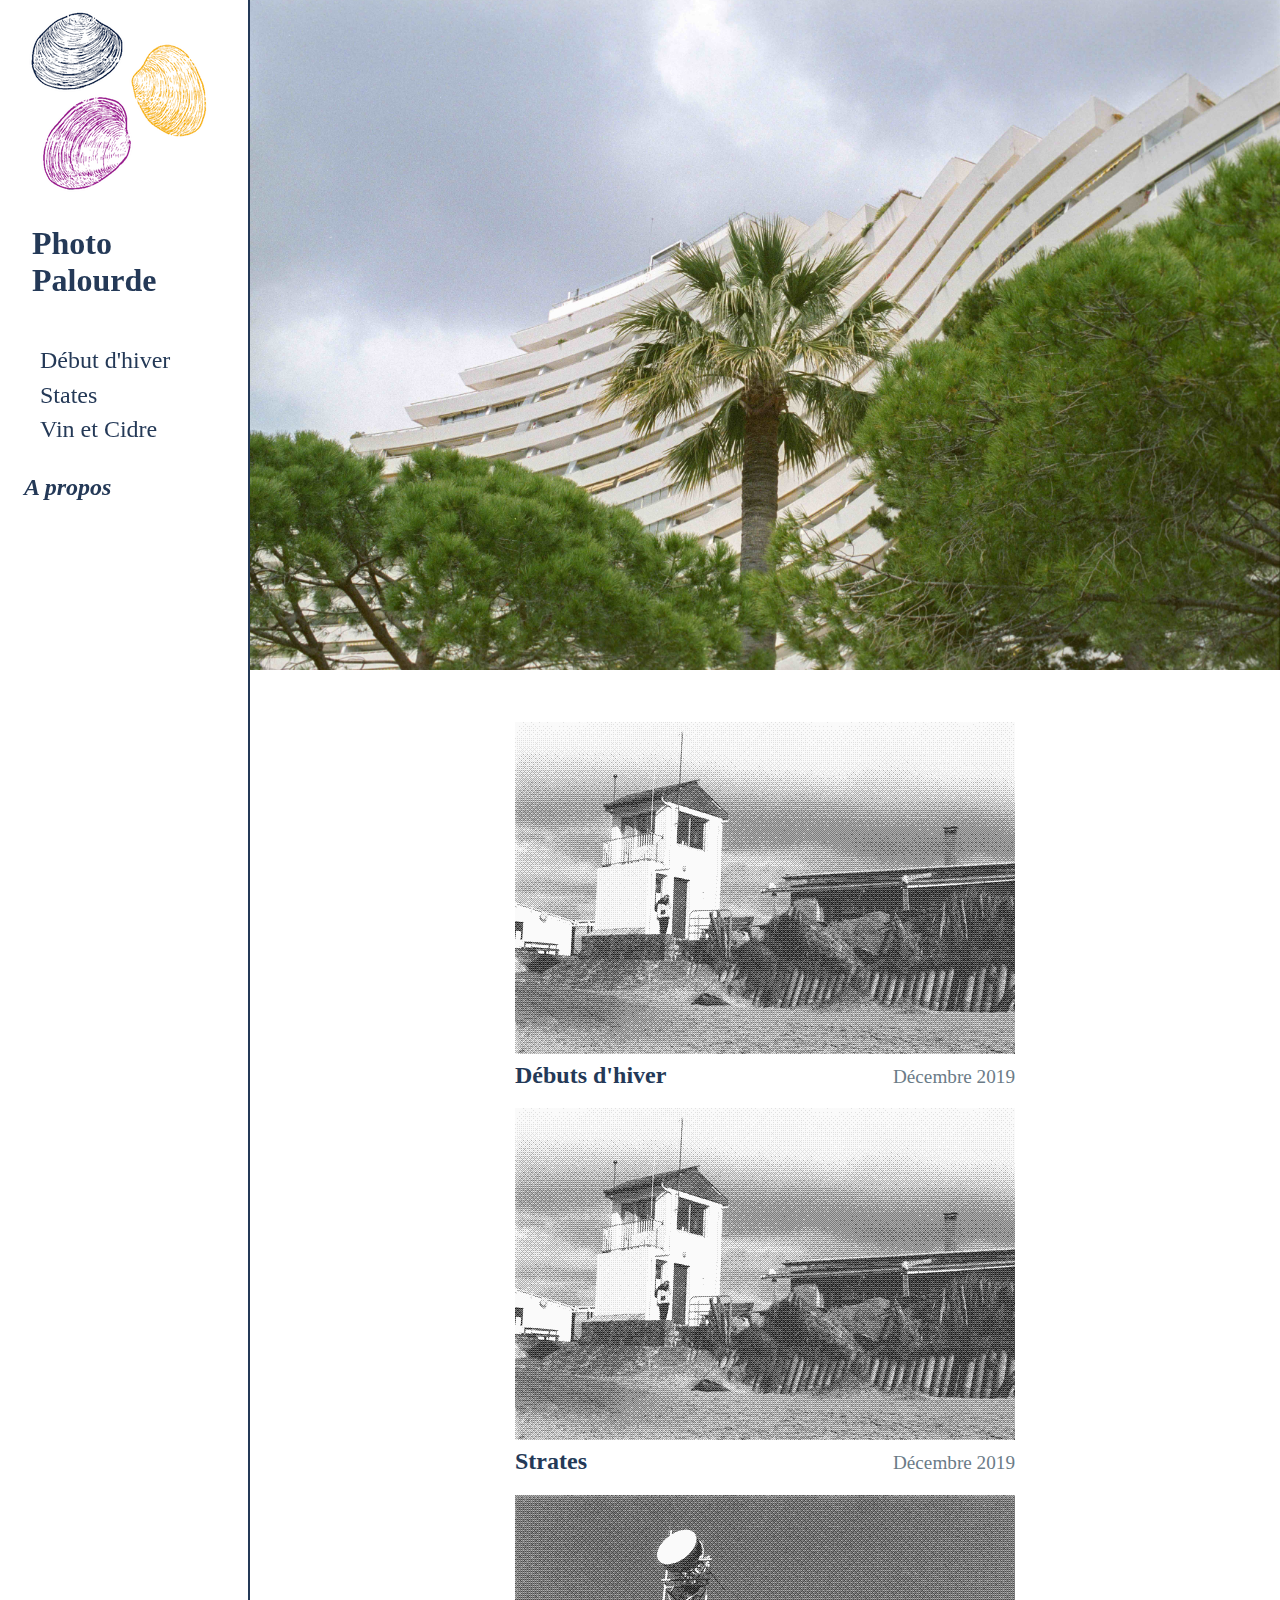
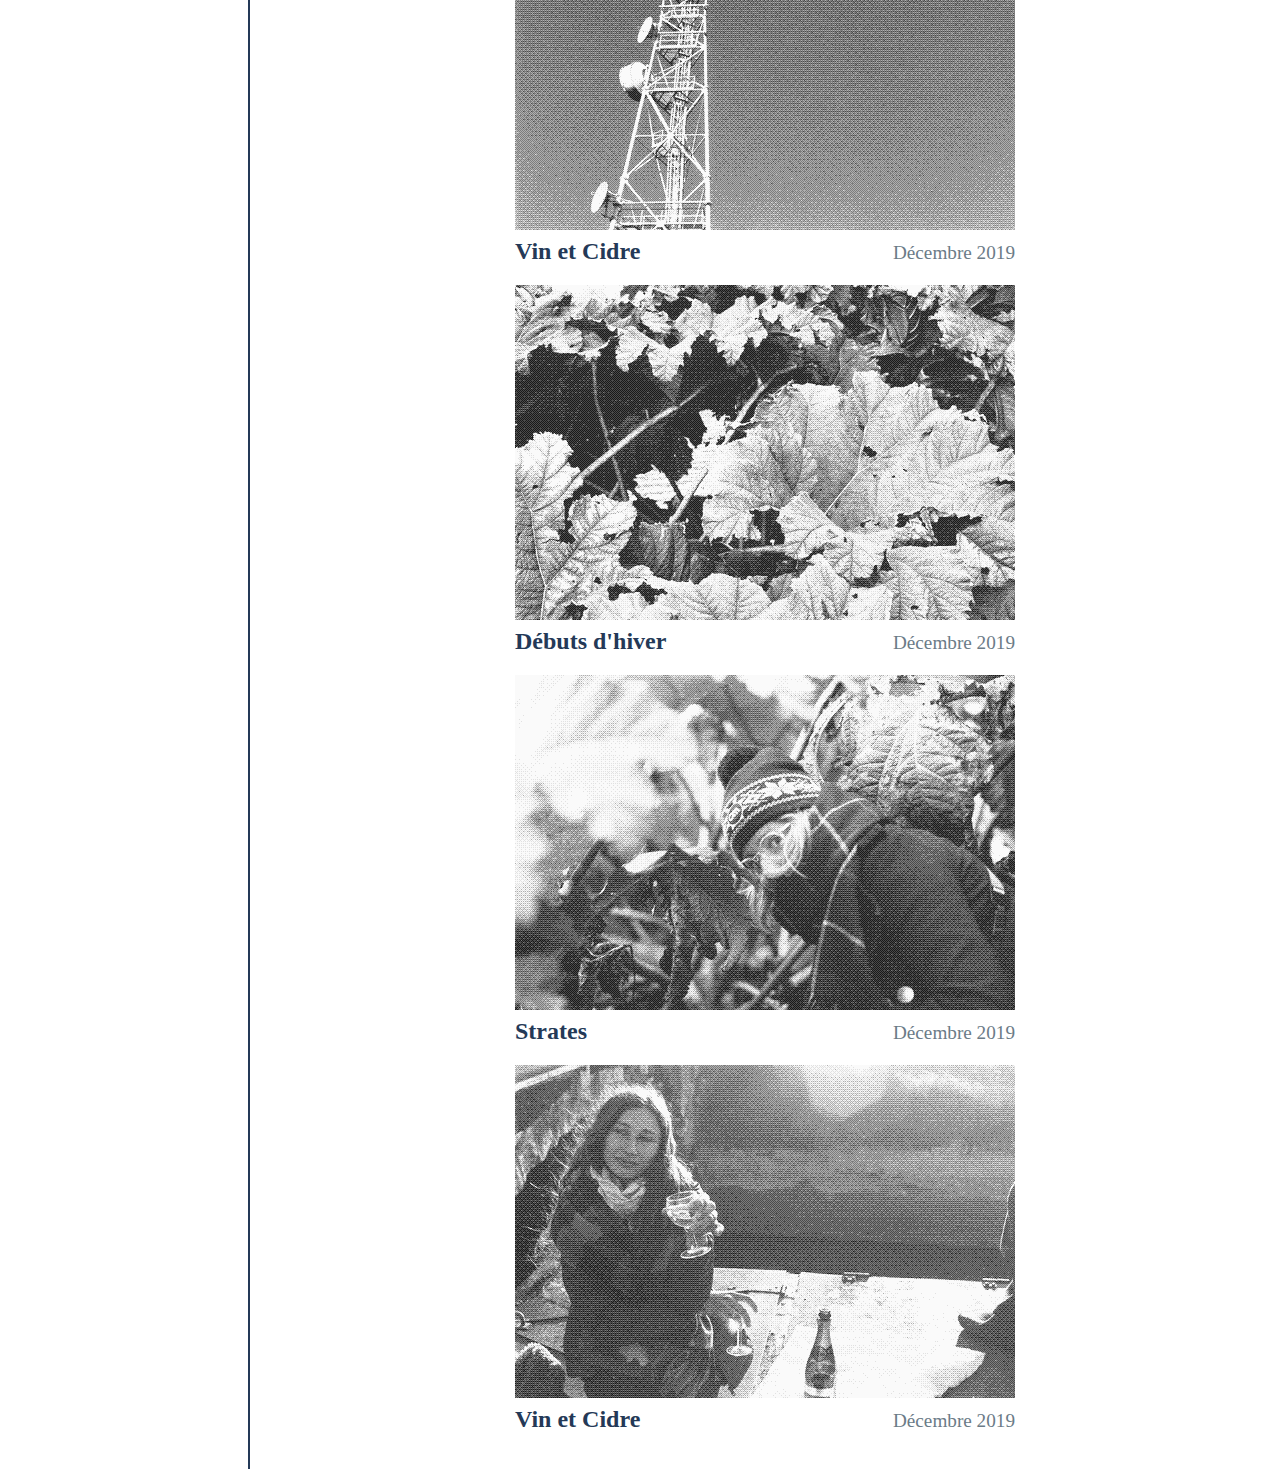
<file: output_backuppp/index.html>
<!DOCTYPE html>
<html>
    <head>
        <meta charset="utf-8" />
        <title>Photo Palourde</title>
        <link rel="stylesheet" href="style.css" />
    </head>

    <body>
    
    	<header>
    		<img class="logo" src="images/logo_photo_palourde_vignette.png", alt="logo"/>
    		<h1>
    		<a href="index.html">Photo<br>
            Palourde
    		</h1>
    		<nav>
    			<ul>
                    <li><a href="albums/debut_d_hiver/debut_d_hiver.html">Début d'hiver</a></li>
                    <li><a href="#">States</a></li>
                    <li><a href="#">Vin et Cidre</a></li>
    			</ul>
    		</nav>
            <h3>
                <a href="a_propos.html">A propos</a>
            </h3>
    	</header>
    	<section>
    		<div class="top-picture" >
    			<img src="images/home2.jpg", alt="top-picture"/>
    		</div>
    		
    		<div class="albums-thumbnails">
    			<ul>
                    <li><a href="#"><img src="dithering/dithers/03.png", alt="cover-debuts-d-hiver"/></a><div class="thumb"><h2>Débuts d'hiver</h2><time>Décembre 2019</time></div></li>
                    <li><a href="#"><img src="dithering/dithers/03.png", alt="cover-strates"/></a><div class="thumb"><h2>Strates</h2><time>Décembre 2019</time></div></li>
                    <li><a href="#"><img src="dithering/dithers/22.png", alt="cover-vin-et-cidre"/></a><div class="thumb"><h2>Vin et Cidre</h2><time>Décembre 2019</time></div></li>
                    <li><a href="#"><img src="dithering/dithers/18.png", alt="cover-debuts-d-hiver"/></a><div class="thumb"><h2>Débuts d'hiver</h2><time>Décembre 2019</time></div></li>
                    <li><a href="#"><img src="dithering/dithers/17.png", alt="cover-strates"/></a><div class="thumb"><h2>Strates</h2><time>Décembre 2019</time></div></li>
                    <li><a href="#"><img src="dithering/dithers/29.png", alt="cover-vin-et-cidre"/></a><div class="thumb"><h2>Vin et Cidre</h2><time>Décembre 2019</time></div></li>

    			</ul>
    		</div>
    	</section>
    </body>
</html>
</file>
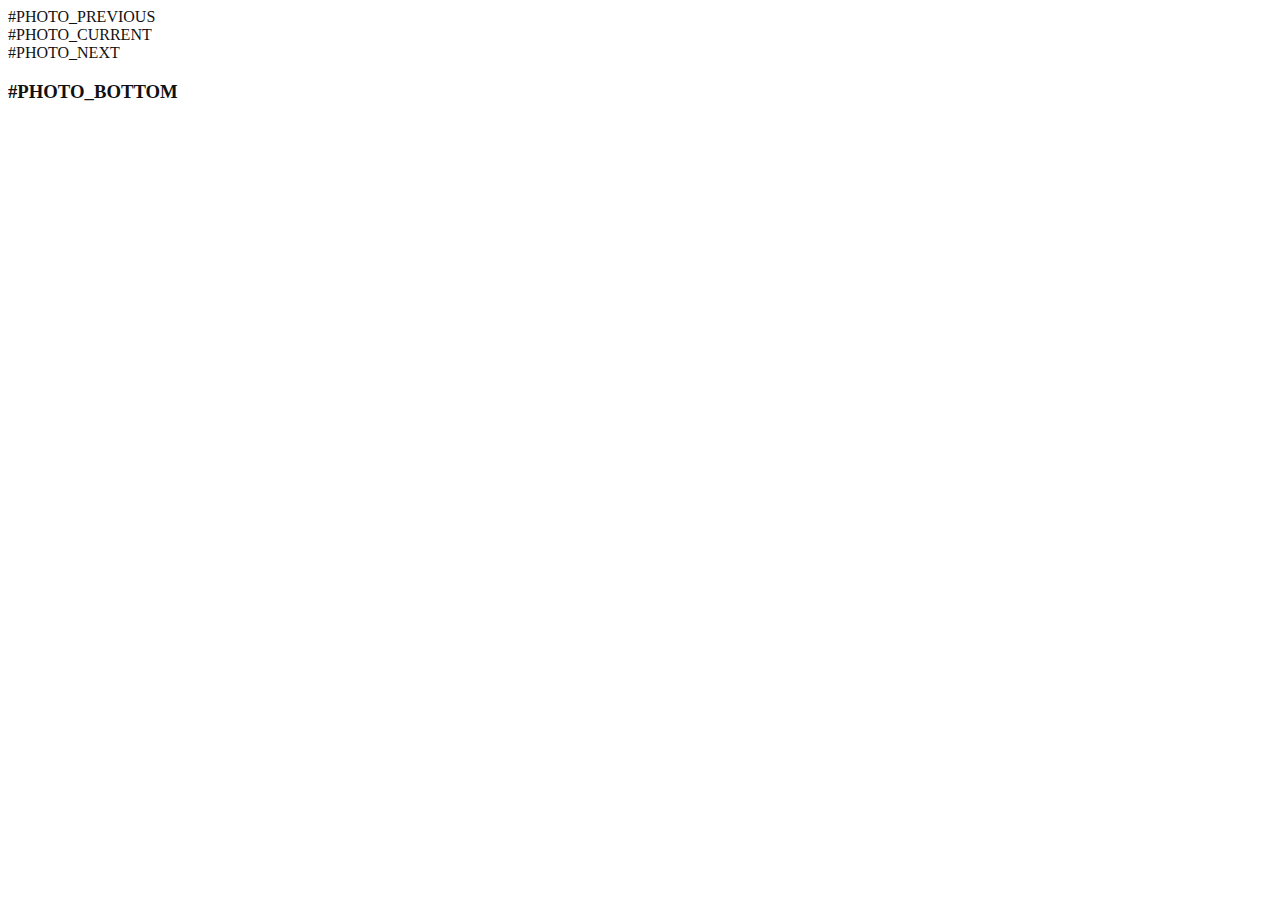
<file: template_html/first_page.html>
<!DOCTYPE html>
<html>
    <head>
        <meta charset="utf-8" />
        <title>Photo Palourde</title>
        <link rel="stylesheet" href="../../../style.css" />
    </head>

    <body>
    	<div class="album-page">
    		<div class="page-side">
    			#PHOTO_PREVIOUS
    		</div>
        	<div class="photo" >
                #PHOTO_CURRENT
        	</div>
    		<div class="page-side">
    			#PHOTO_NEXT
    		</div>
        </div>

        <footer>
        	<div class ="page-bottom">        	 
        		<h3>
        			#PHOTO_BOTTOM
        		</h3>
        	</div>
        </footer>
    </body>
</html>
</file>
<file: output_backuppp/style.css>
/*CHARTE GRAPHIQUE
$color_purple : rgb(160,42,150)
$color_yellow : rgb(247,185,45)
$color_blue : rgb(36,57,87)
*/

body {
	color: rgb(36,57,87);
    /*background-image: url("images/home.jpg");
    background-position : 214px -20px;
    background-repeat: no-repeat;
    background-size: contain; 
    height:100%;*/
    }


/*PHOTO PAGE*/
.photo img{
	text-align:center;
	max-width:100%;
	max-height:700px;

}
.photo{
	max-width: 70%;
	height:auto;
}

a img:hover{
	opacity:0.7;
}

.album-page{
	display:flex;
	flex-direction: row;
	justify-content: space-between;
	align-items: flex-start;
}

.page-side{
	max-width:30%;
	height: auto;
	padding:2em;
	margin-top:16em;
}

.page-side img{
	max-width:60px;
	height: auto;
	margin: 2em;
}



/* FOOTER FOR PHOTO PAGE*/

footer {
	font-style: italic; 
	color: rgb(36,57,87);
	float : left;
	position:fixed;
	top: 720px;
}

footer a{
	text-decoration: none;
	color: rgb(36,57,87);

}

.page-bottom{
	margin:1em;
}

.page-bottom img{
	max-width:50%;
	min-height:100px;
}


/*HOME PAGE and ALBUM PAGE*/
section {
	display : inline-block;
	border-left: 2px  rgb(36,57,87) solid;
    margin-left:15em;
	margin-top:-1em;
	margin-right:-0.5em;}

.top-picture img{
	max-width: 100%;
	height:auto;
}


/*Albums thumbnails for home page*/
.albums-thumbnails ul{
	display : flex;
	justify-content: space-around;
	align-items: baseline;
	flex-wrap: wrap;
	list-style-type : none;
	margin-right: 2.5em;
	margin-top: 3em;
}
.albums-thumbnails img {
	background-color: rgb(223,55,76);
	margin-bottom:-1em;
}
.albums-thumbnails img:hover{
	opacity:0.7;
}

/*$color_purple : rgb(160,42,150)
$color_yellow : rgb(247,185,45)
$color_blue : rgb(36,57,87)
*/


.albums-thumbnails time{
	color:rgb(107,123,135);
	font-size:1.2em;
	padding-top:1em;
}

.thumb {
	display:flex;
	justify-content: space-between;
	align-items:baseline;
}


/*ALBUM OVERVIEW: thumbnails of all photos*/

.album-title{
	display: flex;
	flex-direction:row;
	justify-content: center;
	align-items: baseline;
}

.album-title time {
	color:rgb(107,123,135);
	font-size:1.2em;
}

.album-title * {
	padding : 1em 1em 0em 2em;
}

.album-thumbnails ul{
	display : flex;
	justify-content: center;
	align-content: space-between;
	flex-wrap: wrap;
	list-style-type : none;
	margin-right: 4em;
	max-width: 80em;
	margin-left: 5em;
	padding:5px
}

.album-thumbnails li{
	margin : 5px 5px auto;

}

.album-thumbnails img:hover{
	opacity:0.7;
}

.album-thumbnails img{
	max-height:200px;
	min-height: 200px;

}


/*HEADER PROPERTIES*/
.logo{
	margin-left:1em;
}

header {
	width:15em;
	height: 100%;
	top:0;
	bottom:0;
	left:0;
	float: left;
	vertical-align: top;
	min-width: 200px;
	position: fixed;
}

header li{
	list-style-type:none;
	font-size: 1.5em;
	padding-bottom : 0.3em;
}

header li:hover{
	list-style-type:disc;

}

header a{
	text-decoration: none;
	color: rgb(36,57,87);
}

header h1{
	margin-left: 1em;
	margin-bottom: 1.5em;
}

header h3{
	margin-left: 1em;
	font-size:1.5em;
	font-style: italic;
}

strong {
text-decoration:underline;}
</file>
<file: style.css>
body {
	color : #111;
    /*background-image: url("images/home.jpg");
    background-position : 214px -20px;
    background-repeat: no-repeat;
    background-size: contain; 
    height:100%;*/
    }

header {
	width:15em;
	height: 100%;
	top:0;
	bottom:0;
	left:0;
	float: left;
	vertical-align: top;
	min-width: 200px;
	position: fixed;
}

section {
	display : inline-block;
	border-left: 2px black solid;
    margin-left:15em;
	margin-top:-1em;
	margin-right:-0.5em;}

.top-picture img{
	max-width: 100%;
	height:auto;
}

.album-thumbnails ul{
	display : flex;
	justify-content: space-around;
	align-items: baseline;
	flex-wrap: wrap;
	list-style-type : none;
}
.album-thumbnails img {
	background-color: rgb(223,55,76);

}
.album-thumbnails img:hover{
	opacity:0.7;
}
</file>
